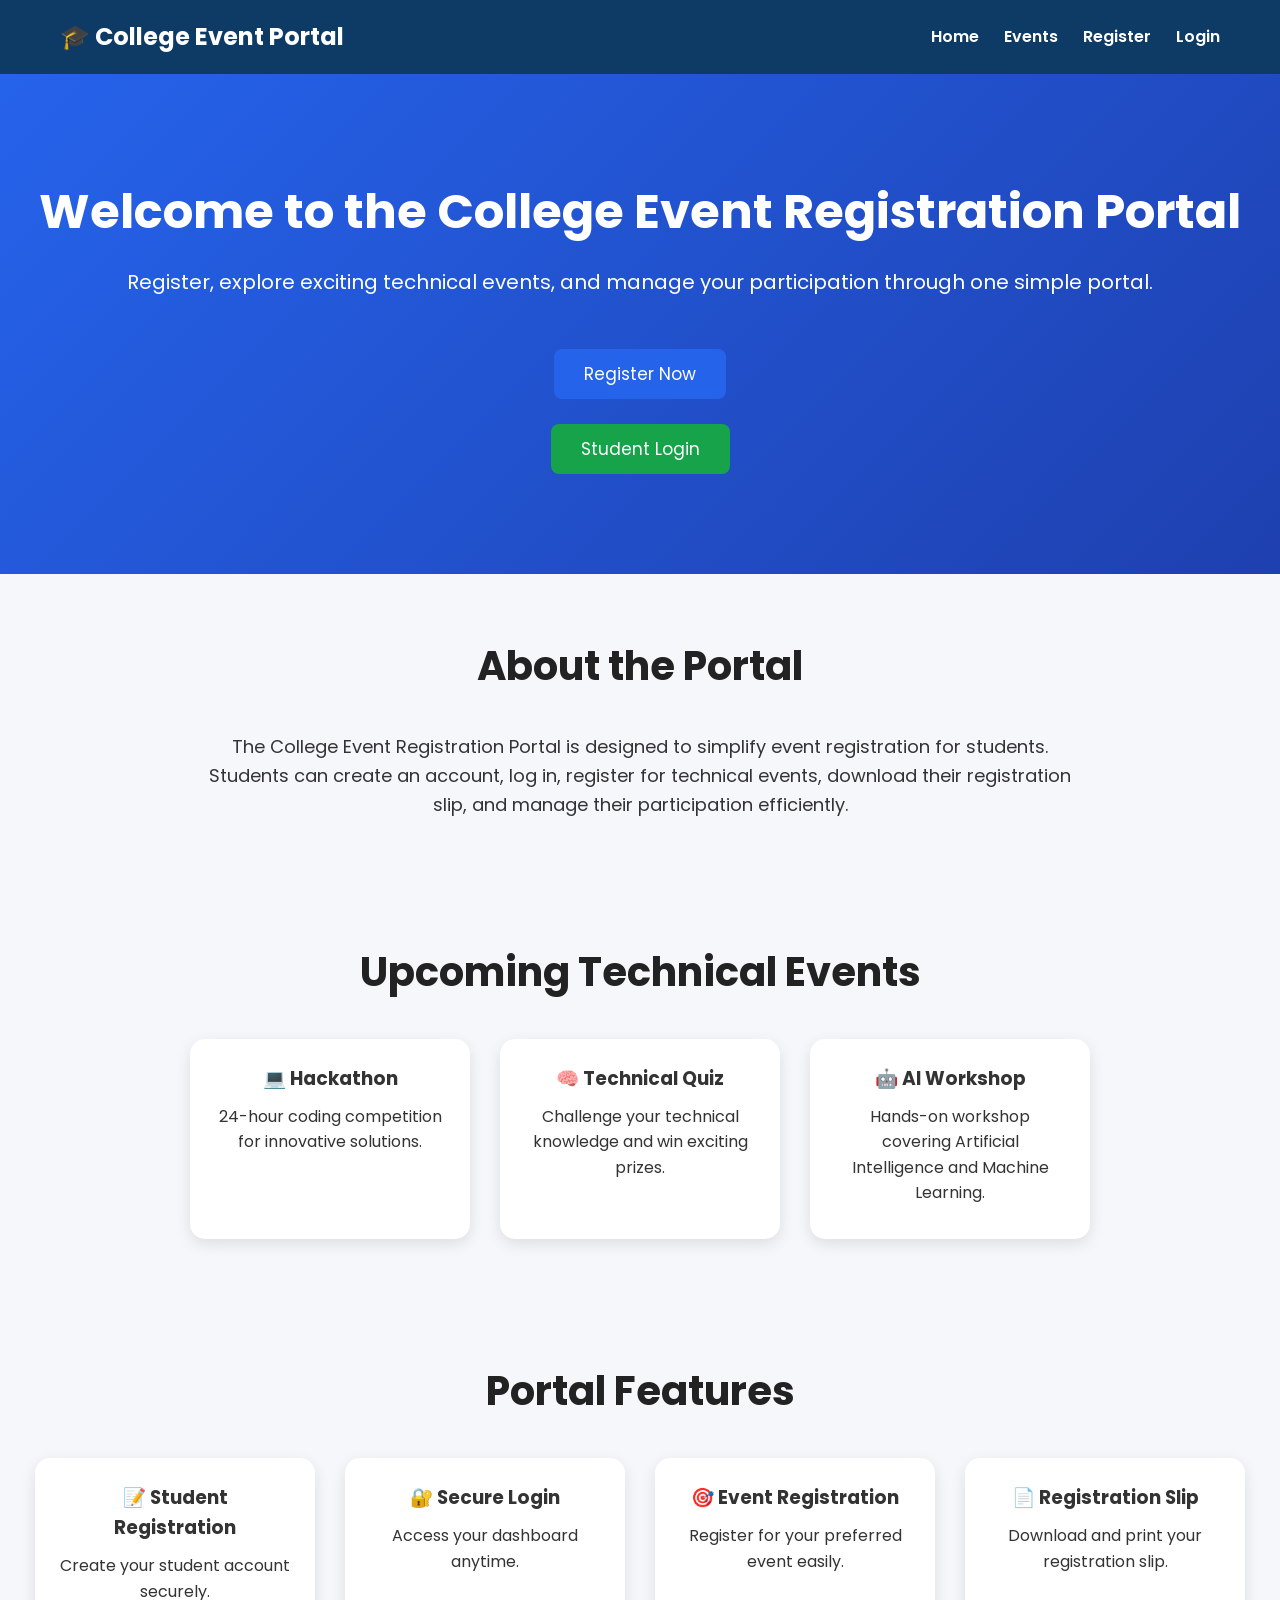
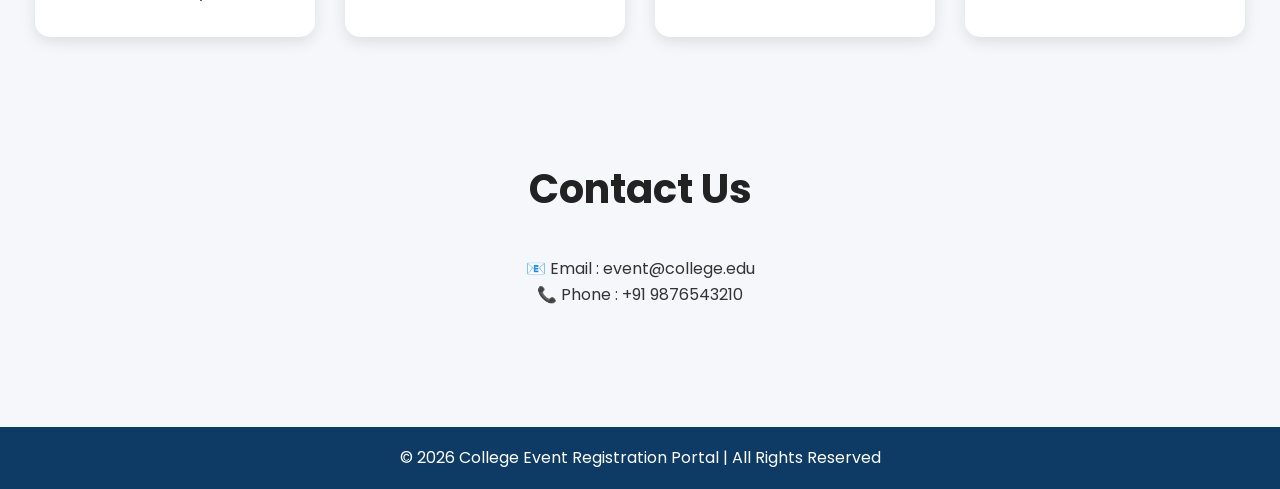
<file: index.html>
<!DOCTYPE html>
<html lang="en">

<head>
    <meta charset="UTF-8">
    <meta name="viewport" content="width=device-width, initial-scale=1.0">
    <title>College Event Registration Portal</title>

    <link rel="stylesheet" href="css/style.css">
</head>

<body>

<!-- Navigation -->
<nav>
    <h2>🎓 College Event Portal</h2>

    <ul>
        <li><a href="index.html">Home</a></li>
        <li><a href="events.html">Events</a></li>
        <li><a href="register.html">Register</a></li>
        <li><a href="login.html">Login</a></li>
    </ul>
</nav>

<!-- Hero -->
<section class="hero">

    <h1>Welcome to the College Event Registration Portal</h1>

    <p>
        Register, explore exciting technical events, and manage your participation
        through one simple portal.
    </p>

    <br>

    <a href="register.html">
        <button>Register Now</button>
    </a>

    <br><br>

    <a href="login.html">
        <button style="background:#16a34a;">
            Student Login
        </button>
    </a>

</section>

<!-- About -->
<section>

    <h2>About the Portal</h2>

    <p style="max-width:900px;margin:auto;font-size:18px;">

        The College Event Registration Portal is designed to simplify event
        registration for students. Students can create an account, log in,
        register for technical events, download their registration slip,
        and manage their participation efficiently.

    </p>

</section>

<!-- Upcoming Events -->
<section>

    <h2>Upcoming Technical Events</h2>

    <div class="event-container">

        <div class="card">
            <h3>💻 Hackathon</h3>
            <p>24-hour coding competition for innovative solutions.</p>
        </div>

        <div class="card">
            <h3>🧠 Technical Quiz</h3>
            <p>Challenge your technical knowledge and win exciting prizes.</p>
        </div>

        <div class="card">
            <h3>🤖 AI Workshop</h3>
            <p>Hands-on workshop covering Artificial Intelligence and Machine Learning.</p>
        </div>

    </div>

</section>

<!-- Features -->
<section>

    <h2>Portal Features</h2>

    <div class="event-container">

        <div class="card">
            <h3>📝 Student Registration</h3>
            <p>Create your student account securely.</p>
        </div>

        <div class="card">
            <h3>🔐 Secure Login</h3>
            <p>Access your dashboard anytime.</p>
        </div>

        <div class="card">
            <h3>🎯 Event Registration</h3>
            <p>Register for your preferred event easily.</p>
        </div>

        <div class="card">
            <h3>📄 Registration Slip</h3>
            <p>Download and print your registration slip.</p>
        </div>

    </div>

</section>

<!-- Contact -->
<section>

    <h2>Contact Us</h2>

    <p>📧 Email : event@college.edu</p>

    <p>📞 Phone : +91 9876543210</p>

</section>

<footer>

    <p>
        © 2026 College Event Registration Portal | All Rights Reserved
    </p>

</footer>

</body>

</html>
</file>
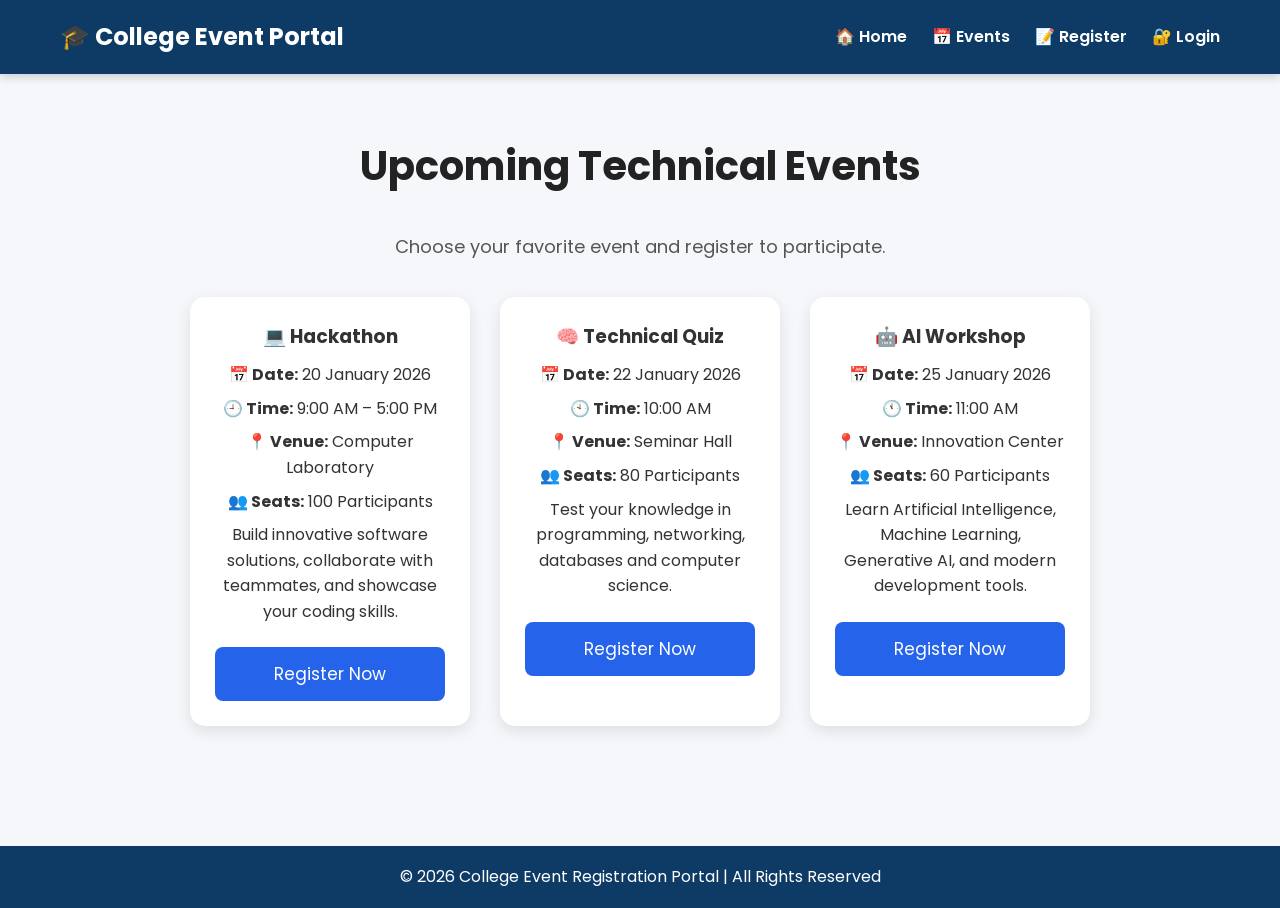
<file: events.html>
<!DOCTYPE html>
<html lang="en">

<head>
    <meta charset="UTF-8">
    <meta name="viewport" content="width=device-width, initial-scale=1.0">
    <title>Events | College Event Registration Portal</title>

    <link rel="stylesheet" href="css/style.css">
</head>

<body>

<!-- Navigation -->
<nav>

    <h2>🎓 College Event Portal</h2>

    <ul>
        <li><a href="index.html">🏠 Home</a></li>
        <li><a href="events.html">📅 Events</a></li>
        <li><a href="register.html">📝 Register</a></li>
        <li><a href="login.html">🔐 Login</a></li>
    </ul>

</nav>

<!-- Heading -->

<section>

<h2>Upcoming Technical Events</h2>

<p style="margin-bottom:35px;font-size:18px;color:#555;">
Choose your favorite event and register to participate.
</p>

<div class="event-container">

<!-- Hackathon -->

<div class="card">



<h3>💻 Hackathon</h3>

<p><strong>📅 Date:</strong> 20 January 2026</p>

<p><strong>🕘 Time:</strong> 9:00 AM – 5:00 PM</p>

<p><strong>📍 Venue:</strong> Computer Laboratory</p>

<p><strong>👥 Seats:</strong> 100 Participants</p>

<p>
Build innovative software solutions, collaborate with teammates,
and showcase your coding skills.
</p>

<a href="backend/register_event.php?event_id=1">
<button>Register Now</button>
</a>

</div>

<!-- Technical Quiz -->

<div class="card">



<h3>🧠 Technical Quiz</h3>

<p><strong>📅 Date:</strong> 22 January 2026</p>

<p><strong>🕙 Time:</strong> 10:00 AM</p>

<p><strong>📍 Venue:</strong> Seminar Hall</p>

<p><strong>👥 Seats:</strong> 80 Participants</p>

<p>
Test your knowledge in programming,
networking, databases and computer science.
</p>

<a href="backend/register_event.php?event_id=2">
<button>Register Now</button>
</a>

</div>

<!-- AI Workshop -->

<div class="card">



<h3>🤖 AI Workshop</h3>

<p><strong>📅 Date:</strong> 25 January 2026</p>

<p><strong>🕚 Time:</strong> 11:00 AM</p>

<p><strong>📍 Venue:</strong> Innovation Center</p>

<p><strong>👥 Seats:</strong> 60 Participants</p>

<p>
Learn Artificial Intelligence,
Machine Learning, Generative AI,
and modern development tools.
</p>

<a href="backend/register_event.php?event_id=3">
<button>Register Now</button>
</a>

</div>

</div>

</section>

<footer>

<p>
© 2026 College Event Registration Portal | All Rights Reserved
</p>

</footer>

</body>

</html>
</file>
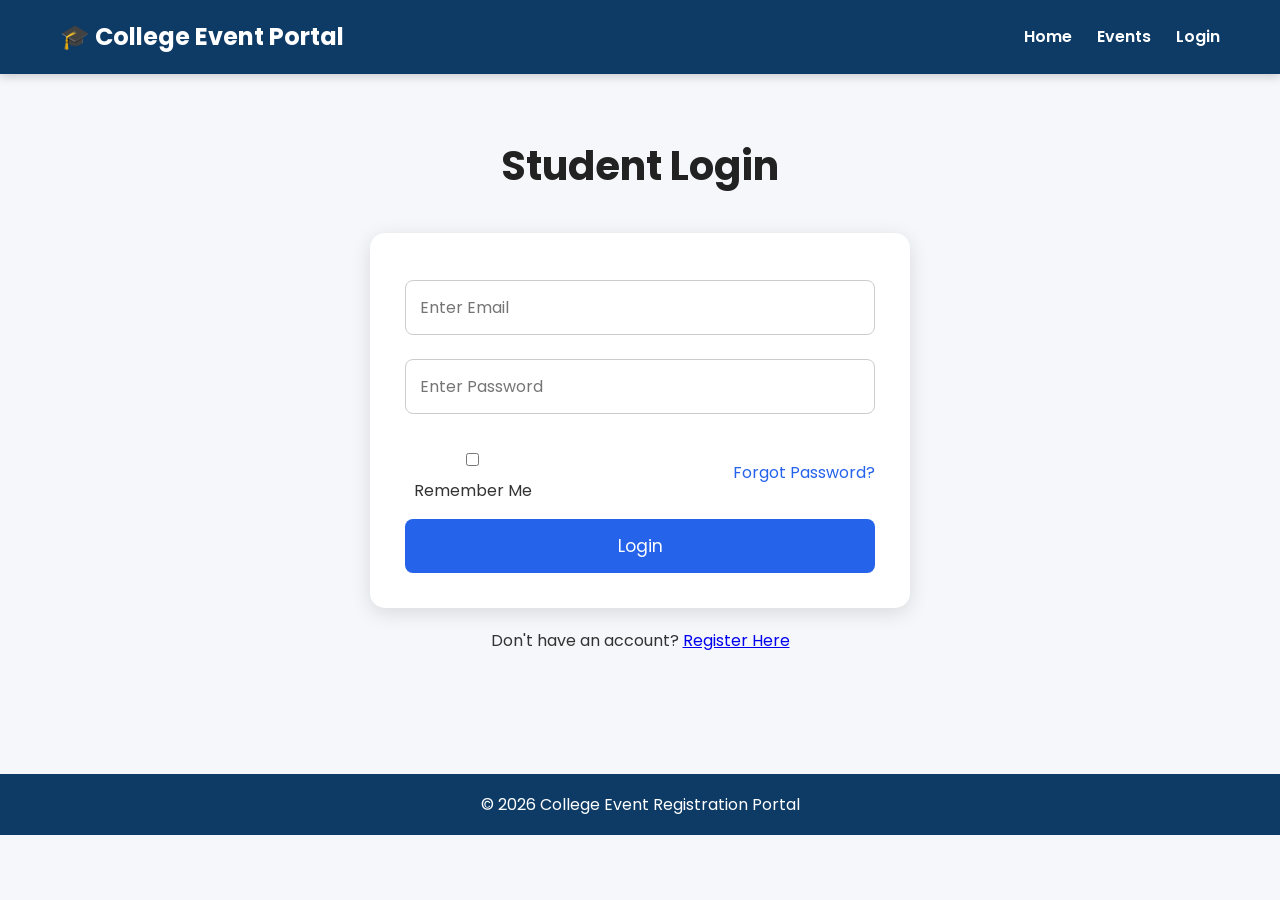
<file: login.html>
<!DOCTYPE html>
<html lang="en">
<head>
    <meta charset="UTF-8">
    <meta name="viewport" content="width=device-width, initial-scale=1.0">
    <title>Login | College Event Registration Portal</title>

    <link rel="stylesheet" href="css/style.css">
</head>
<body>

<!-- Navigation -->
<nav>
    <h2>🎓 College Event Portal</h2>

    <ul>
        <li><a href="index.html">Home</a></li>
        <li><a href="events.html">Events</a></li>
        <li><a href="login.html">Login</a></li>
    </ul>
</nav>

<section>

    <h2>Student Login</h2>

    <form action="backend/login.php" method="POST">

        <input
            type="email"
            name="email"
            placeholder="Enter Email"
            required>

        <input
            type="password"
            name="password"
            placeholder="Enter Password"
            required>

        <div style="display:flex;justify-content:space-between;align-items:center;margin:15px 0;">

            <label>
                <input type="checkbox">
                Remember Me
            </label>

            <a href="#" style="text-decoration:none;color:#2563eb;">
                Forgot Password?
            </a>

        </div>

        <button type="submit">
            Login
        </button>

    </form>

    <p style="text-align:center;margin-top:20px;">
        Don't have an account?

        <a href="register.html">
            Register Here
        </a>
    </p>

</section>

<footer>
    <p>© 2026 College Event Registration Portal</p>
</footer>

</body>
</html>
</file>
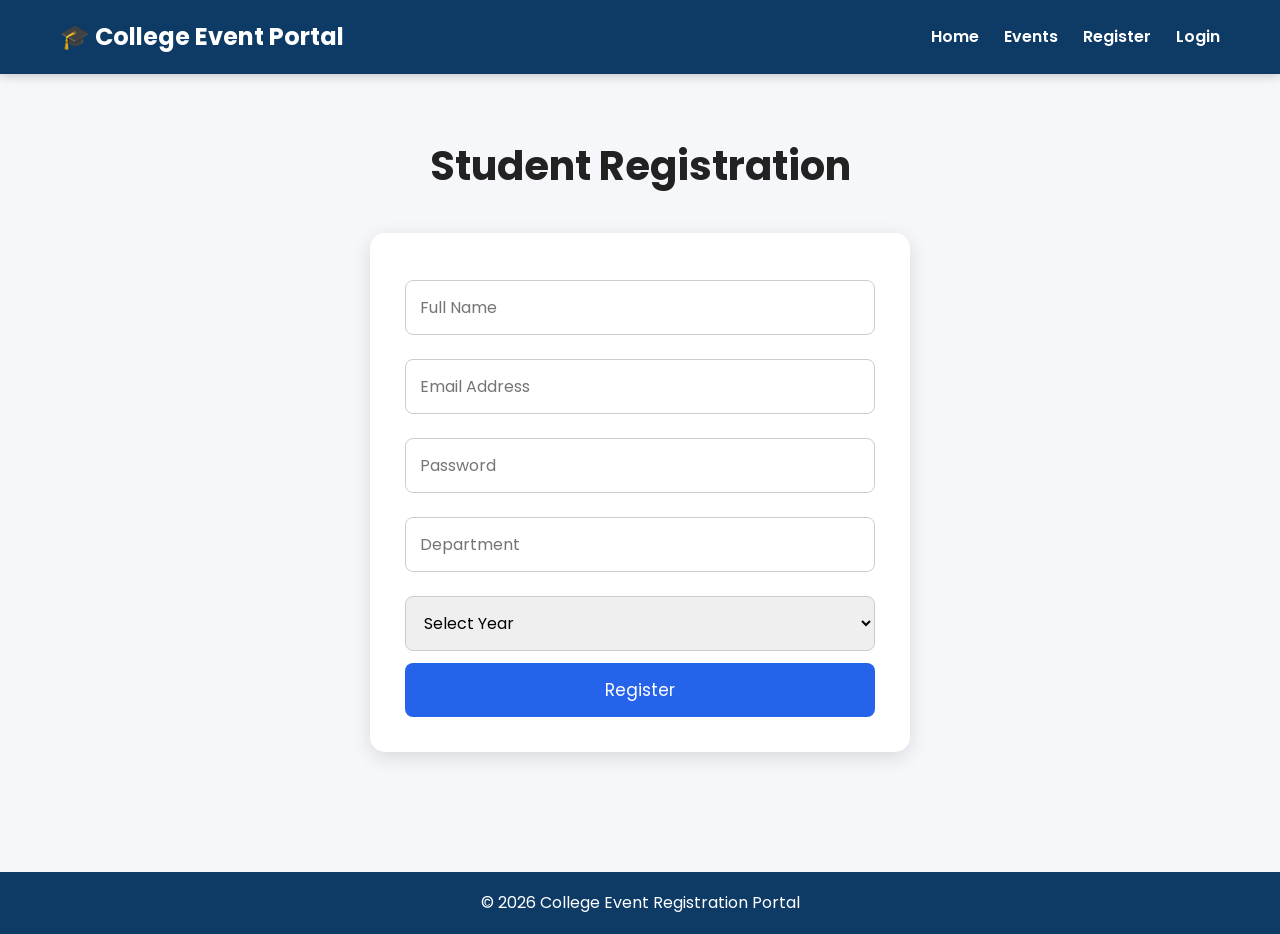
<file: register.html>
<!DOCTYPE html>
<html lang="en">

<head>
    <meta charset="UTF-8">
    <meta name="viewport" content="width=device-width, initial-scale=1.0">
    <title>Register | College Event Registration Portal</title>

    <link rel="stylesheet" href="css/style.css">
</head>

<body>

    <!-- Navigation -->
    <nav>
        <h2>🎓 College Event Portal</h2>

        <ul>
            <li><a href="index.html">Home</a></li>
            <li><a href="events.html">Events</a></li>
            <li><a href="register.html">Register</a></li>
            <li><a href="login.html">Login</a></li>
        </ul>
    </nav>

    <section>

        <h2>Student Registration</h2>

        <!-- IMPORTANT -->
        <form action="backend/register.php" method="POST">

            <input
                type="text"
                name="full_name"
                placeholder="Full Name"
                required>

            <input
                type="email"
                name="email"
                placeholder="Email Address"
                required>

            <input
                type="password"
                name="password"
                placeholder="Password"
                required>

            <input
                type="text"
                name="department"
                placeholder="Department"
                required>

            <select name="year" required>
                <option value="">Select Year</option>
                <option>First Year</option>
                <option>Second Year</option>
                <option>Third Year</option>
                <option>Final Year</option>
            </select>

            <button type="submit">
                Register
            </button>

        </form>

    </section>

    <footer>
        <p>© 2026 College Event Registration Portal</p>
    </footer>

</body>

</html>
</file>
<file: css/style.css>
@import url('https://fonts.googleapis.com/css2?family=Poppins:wght@300;400;500;600;700&display=swap');

*{
    margin:0;
    padding:0;
    box-sizing:border-box;
    font-family:'Poppins',sans-serif;
    scroll-behavior:smooth;
}

body{
    background:#f5f7fb;
    color:#333;
    line-height:1.6;
}

/* ================= NAVIGATION ================= */

nav{
    background:#0d3b66;
    display:flex;
    justify-content:space-between;
    align-items:center;
    padding:18px 60px;
    box-shadow:0 2px 10px rgba(0,0,0,.2);
}

nav h2{
    color:#fff;
}

nav ul{
    display:flex;
    list-style:none;
}

nav ul li{
    margin-left:25px;
}

nav ul li a{
    color:#fff;
    text-decoration:none;
    font-weight:600;
    transition:.3s;
}

nav ul li a:hover{
    color:#ffd166;
}

/* ================= HERO ================= */

.hero{
    background:linear-gradient(135deg,#2563eb,#1e40af);
    color:#fff;
    text-align:center;
    padding:100px 20px;
}

.hero h1{
    font-size:48px;
    margin-bottom:15px;
}

.hero p{
    font-size:20px;
    margin-bottom:25px;
}

.hero button{
    width:auto;
    padding:12px 30px;
}

/* ================= SECTION ================= */

section{
    padding:60px 20px;
    text-align:center;
}

section h2{
    margin-bottom:35px;
    color:#222;
    font-size:40px;
}

/* ================= FORM ================= */

form{
    width:100%;
    max-width:540px;
    margin:auto;
    background:#fff;
    padding:35px;
    border-radius:15px;
    box-shadow:0 5px 20px rgba(0,0,0,.12);
}

input,
select{
    width:100%;
    padding:14px;
    margin:12px 0;
    border:1px solid #ccc;
    border-radius:8px;
    font-size:16px;
}

input:focus,
select:focus{
    outline:none;
    border-color:#2563eb;
}

button{
    width:100%;
    padding:14px;
    background:#2563eb;
    color:#fff;
    border:none;
    border-radius:8px;
    cursor:pointer;
    font-size:17px;
    transition:.3s;
}

button:hover{
    background:#1d4ed8;
}

/* ================= EVENTS ================= */

.event-container{
    display:flex;
    justify-content:center;
    flex-wrap:wrap;
    gap:30px;
}

.card{
    width:280px;
    background:#fff;
    padding:25px;
    border-radius:15px;
    box-shadow:0 5px 15px rgba(0,0,0,.1);
    transition:.3s;
    text-align:center;
}

.card:hover{
    transform:translateY(-8px);
}

.card h3{
    margin-bottom:10px;
}

/* ================= DASHBOARD ================= */

.dashboard-card{
    width:700px;
    max-width:95%;
    margin:auto;
    background:#fff;
    padding:40px;
    border-radius:18px;
    box-shadow:0 8px 25px rgba(0,0,0,.15);
    text-align:left;
}

.dashboard-card h3{
    text-align:center;
    margin-bottom:25px;
    color:#2563eb;
    font-size:30px;
}

.dashboard-card p{
    font-size:18px;
    margin:12px 0;
}

.dashboard-card strong{
    color:#1e3a8a;
}

/* ================= DOWNLOAD BUTTON ================= */

#downloadBtn{
    margin-top:20px;
    background:#16a34a;
}

#downloadBtn:hover{
    background:#15803d;
}

/* ================= TABLE ================= */

table{
    width:100%;
    border-collapse:collapse;
    background:#fff;
    margin-top:20px;
}

th,td{
    border:1px solid #ddd;
    padding:12px;
    text-align:center;
}

th{
    background:#2563eb;
    color:#fff;
}

/* ================= REGISTRATION SLIP ================= */

.slip{
    width:700px;
    max-width:95%;
    margin:40px auto;
    background:#fff;
    padding:35px;
    border:2px solid #000;
    border-radius:10px;
    box-shadow:0 5px 20px rgba(0,0,0,.15);
}

.slip h1,
.slip h2{
    text-align:center;
    color:#0d3b66;
}

.slip table{
    margin-top:20px;
}

.slip table td{
    text-align:left;
}

.print-btn{
    width:auto;
    display:block;
    margin:25px auto;
    padding:12px 25px;
    background:#2563eb;
}

.print-btn:hover{
    background:#1d4ed8;
}

/* ================= FOOTER ================= */

footer{
    background:#0d3b66;
    color:#fff;
    text-align:center;
    padding:18px;
    margin-top:60px;
}

/* ================= PRINT ================= */

@media print{

nav,
footer,
.print-btn{
    display:none;
}

.slip{
    box-shadow:none;
    border:2px solid #000;
    margin:0;
}

}

/* ================= RESPONSIVE ================= */

@media(max-width:768px){

nav{
    flex-direction:column;
    padding:20px;
}

nav ul{
    flex-direction:column;
    margin-top:15px;
}

nav ul li{
    margin:10px 0;
}

.hero h1{
    font-size:34px;
}

.dashboard-card{
    width:100%;
    padding:25px;
}

.card{
    width:100%;
}

.slip{
    width:100%;
    padding:20px;
}

}
/* ================= EVENT CARD IMAGE ================= */

.card img{
    width:100%;
    height:180px;
    object-fit:cover;
    border-radius:10px;
    margin-bottom:15px;
}

.card p{
    margin:8px 0;
}

.card button{
    margin-top:15px;
}

/* ================= REGISTRATION SLIP HEADING ================= */

.slip h1{
    text-align:center;
    color:#0d3b66;
    font-size:34px;
}

.slip h2{
    text-align:center;
    color:#2563eb;
    font-size:24px;
    margin-top:8px;
}

.slip h3{
    text-align:center;
    color:#555;
    font-size:20px;
    margin-top:10px;
}
</file>
